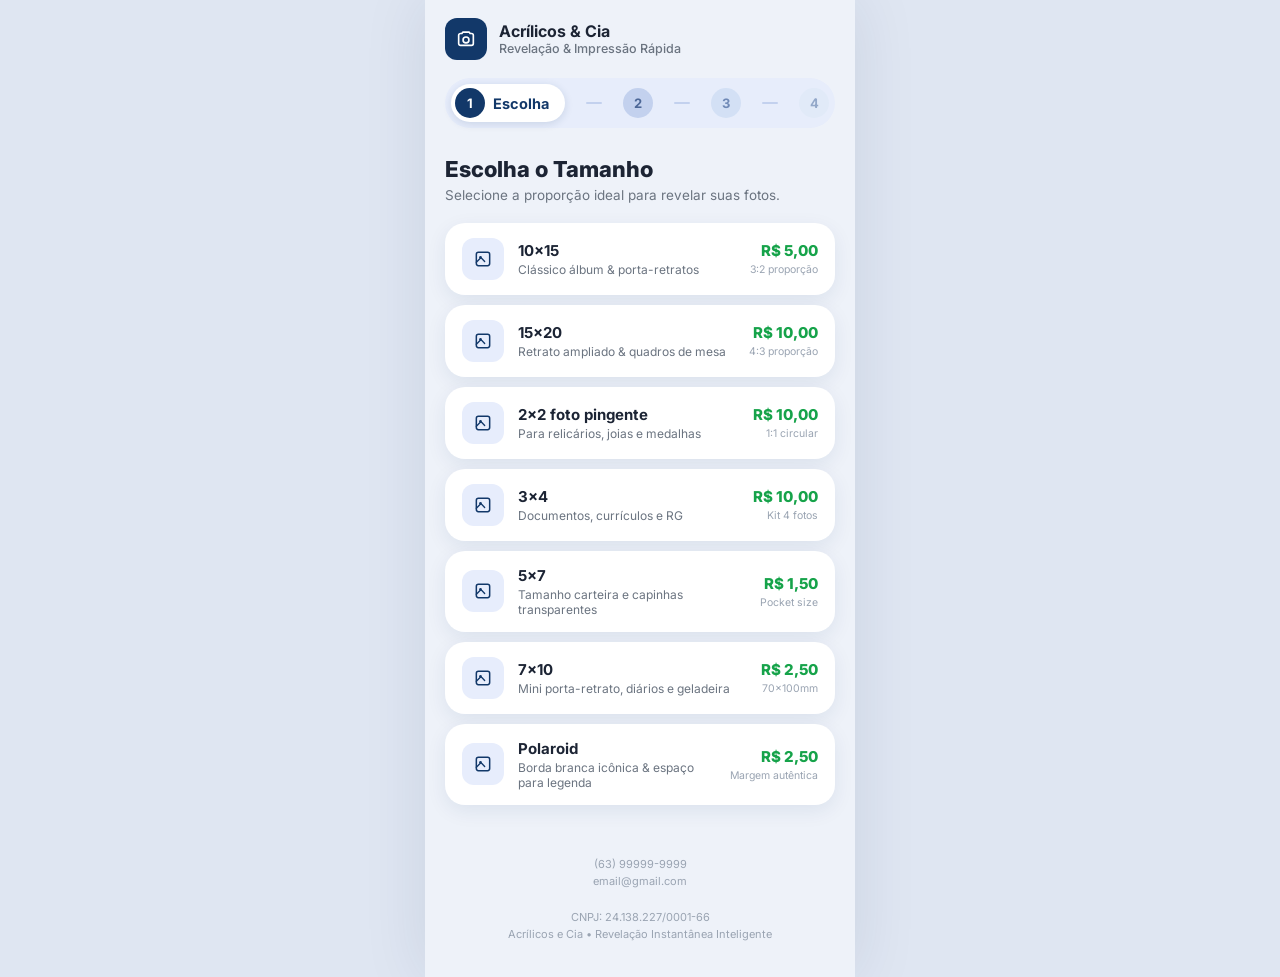
<file: index.html>
<!DOCTYPE html>
<html lang="pt-BR">
<head>
<meta charset="UTF-8">
<meta name="viewport" content="width=device-width, initial-scale=1.0">
<title>Escolha o Tamanho — Acrílicos & Cia</title>
<link rel="stylesheet" href="style.css">
<style>
  .size-list { display: flex; flex-direction: column; gap: 10px; }
  .size-row {
    display: flex; align-items: center; gap: 14px;
    background: var(--card); border-radius: var(--radius-lg);
    box-shadow: var(--shadow); padding: 14px 16px;
    cursor: pointer; border: 1px solid transparent;
    transition: border-color .15s ease, transform .12s ease;
  }
  .size-row:active { transform: scale(0.99); }
  .size-row:hover { border-color: #d7e2f7; }
  .size-row__icon {
    width: 42px; height: 42px; border-radius: 12px; background: var(--blue-soft);
    display: flex; align-items: center; justify-content: center; flex-shrink: 0;
  }
  .size-row__icon svg { width: 20px; height: 20px; color: var(--navy); }
  .size-row__body { flex: 1; min-width: 0; }
  .size-row__name { font-size: 15px; font-weight: 700; }
  .size-row__desc { font-size: 12px; color: var(--muted); margin-top: 2px; }
  .size-row__meta { text-align: right; flex-shrink: 0; }
  .size-row__price { color: var(--green); font-weight: 800; font-size: 15px; }
  .size-row__tag { font-size: 10.5px; color: #9aa4b2; margin-top: 3px; }
  .title-row { display: flex; align-items: flex-start; justify-content: space-between; gap: 10px; }
</style>
</head>
<body>
<div class="screen">
  <header class="topbar">
    <div class="topbar__icon">
      <svg viewBox="0 0 24 24" fill="none"><path d="M4 8a2 2 0 012-2h1.5l1-1.5h7l1 1.5H18a2 2 0 012 2v9a2 2 0 01-2 2H6a2 2 0 01-2-2V8z" stroke="#fff" stroke-width="1.8" stroke-linejoin="round"/><circle cx="12" cy="13" r="3.2" stroke="#fff" stroke-width="1.8"/></svg>
    </div>
    <div>
      <div class="topbar__title">Acrílicos &amp; Cia</div>
      <div class="topbar__subtitle">Revelação &amp; Impressão Rápida</div>
    </div>
  </header>

  <nav class="stepper" aria-label="Progresso do pedido">
    <div class="step-pill"><span class="step-dot">1</span>Escolha</div>
    <div class="step-dash"></div>
    <div class="step-dot">2</div>
    <div class="step-dash"></div>
    <div class="step-dot far">3</div>
    <div class="step-dash"></div>
    <div class="step-dot farther">4</div>
  </nav>

  <main class="content">
    <div class="title-row">
      <div>
        <h1 class="section-title">Escolha o Tamanho</h1>
        <p class="section-sub">Selecione a proporção ideal para revelar suas fotos.</p>
      </div>
    </div>

    <div class="size-list" id="sizeList"></div>
  </main>

  <p class="footer-store">
    (63) 99999-9999<br>
    email@gmail.com<br><br>
    CNPJ: 24.138.227/0001-66<br>
    Acrílicos e Cia • Revelação Instantânea Inteligente
  </p>
</div>

<script src="app.js"></script>
<script>
  const list = document.getElementById('sizeList');
  list.innerHTML = SIZES.map(s => `
    <div class="size-row" data-id="${s.id}">
      <div class="size-row__icon">
        <svg viewBox="0 0 24 24" fill="none"><rect x="4" y="4" width="16" height="16" rx="2.5" stroke="currentColor" stroke-width="1.8"/><circle cx="9" cy="10" r="1.6" fill="currentColor"/><path d="M4 16l4.5-4.5a1.5 1.5 0 012.1 0L14 15" stroke="currentColor" stroke-width="1.6" stroke-linecap="round"/></svg>
      </div>
      <div class="size-row__body">
        <div class="size-row__name">${s.name}</div>
        <div class="size-row__desc">${s.desc}</div>
      </div>
      <div class="size-row__meta">
        <div class="size-row__price">${AC.fmt(s.price)}</div>
        <div class="size-row__tag">${s.tag}</div>
      </div>
    </div>
  `).join('');

  list.addEventListener('click', (e) => {
    const row = e.target.closest('.size-row');
    if (!row) return;
    const size = SIZES.find(s => s.id === row.dataset.id);
    AC.setSize(size);
    // Trocar de formato não deve perder fotos já editadas do mesmo formato
    AC.goto('2-upload.html');
  });
</script>
</body>
</html>
</file>
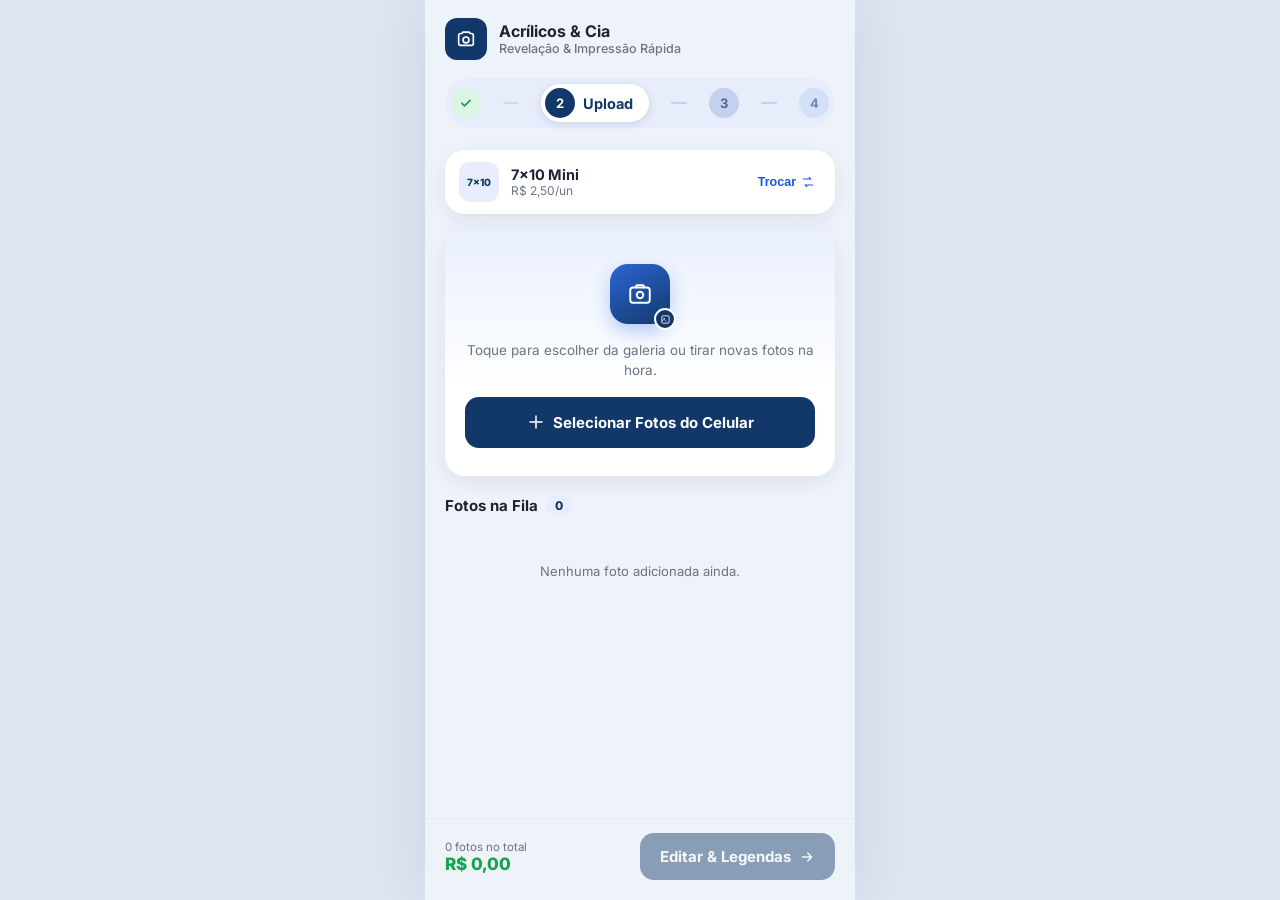
<file: 2-upload.html>
<!DOCTYPE html>
<html lang="pt-BR">
<head>
<meta charset="UTF-8">
<meta name="viewport" content="width=device-width, initial-scale=1.0">
<title>Upload de Fotos — Acrílicos & Cia</title>
<link rel="stylesheet" href="style.css">
<style>
  .size-chip {
    display: flex; align-items: center; gap: 12px;
    background: var(--card); border-radius: var(--radius-lg);
    box-shadow: var(--shadow); padding: 12px 14px; margin-bottom: 16px;
  }
  .size-chip__icon {
    width: 40px; height: 40px; border-radius: 11px; background: var(--blue-soft);
    display: flex; align-items: center; justify-content: center; font-size: 10px;
    font-weight: 800; color: var(--navy); flex-shrink: 0;
  }
  .size-chip__body { flex: 1; }
  .size-chip__name { font-weight: 700; font-size: 14.5px; }
  .size-chip__price { font-size: 12px; color: var(--muted); }
  .size-chip__swap { font-size: 12.5px; color: var(--blue); font-weight: 600; display: flex; align-items: center; gap: 5px; background: none; border: none; cursor: pointer; }

  .dropzone {
    background: var(--card); border-radius: var(--radius-lg); box-shadow: var(--shadow);
    padding: 34px 20px 28px; text-align: center; margin-bottom: 20px;
    background: linear-gradient(180deg, #e9f0fd 0%, #ffffff 65%);
  }
  .dropzone__icon {
    width: 60px; height: 60px; border-radius: 18px;
    background: linear-gradient(150deg, #2c66d6 0%, var(--navy) 100%);
    box-shadow: 0 8px 18px rgba(26, 86, 219, 0.28);
    display: flex; align-items: center; justify-content: center; margin: 0 auto 16px;
    position: relative;
  }
  .dropzone__icon svg { width: 26px; height: 26px; color: #fff; }
  .dropzone__badge {
    position: absolute; bottom: -6px; right: -6px; width: 22px; height: 22px;
    border-radius: 50%; background: var(--navy); display: flex; align-items: center; justify-content: center;
    border: 2px solid var(--card);
  }
  .dropzone__badge svg { width: 11px; height: 11px; color: #fff; }
  .dropzone p { font-size: 13.5px; color: var(--muted); margin: 0 0 16px; line-height: 1.5; }

  .queue-head { display: flex; align-items: center; justify-content: space-between; margin-bottom: 12px; }
  .queue-head h2 { font-size: 15px; font-weight: 700; margin: 0; display: flex; align-items: center; gap: 8px; }
  .queue-count {
    background: var(--blue-soft); color: var(--navy); font-size: 12px; font-weight: 800;
    border-radius: 999px; padding: 2px 9px;
  }
  .queue-grid { display: grid; grid-template-columns: 1fr 1fr; gap: 12px; margin-bottom: 18px; }
  .photo-card {
    background: var(--card); border-radius: var(--radius-md); overflow: hidden; box-shadow: var(--shadow);
  }
  .photo-card__img-wrap { position: relative; aspect-ratio: 1/1; background: #eef2f9; }
  .photo-card__img-wrap img { width: 100%; height: 100%; object-fit: cover; display: block; }
  .photo-card__remove {
    position: absolute; top: 7px; right: 7px; width: 24px; height: 24px; border-radius: 50%;
    background: rgba(20,26,38,0.55); border: none; color: #fff; display: flex; align-items: center;
    justify-content: center; cursor: pointer;
  }
  .photo-card__remove svg { width: 12px; height: 12px; }
  .photo-card__rotate {
    position: absolute; bottom: 7px; right: 7px; width: 26px; height: 26px; border-radius: 50%;
    background: #fff; border: none; color: var(--navy); display: flex; align-items: center;
    justify-content: center; cursor: pointer; box-shadow: 0 2px 6px rgba(0,0,0,0.2);
  }
  .photo-card__rotate svg { width: 13px; height: 13px; }
  .photo-card__qty { display: flex; align-items: center; justify-content: space-between; padding: 8px 10px; }
  .qty-btn {
    width: 26px; height: 26px; border-radius: 50%; border: 1px solid var(--border); background: #fff;
    color: var(--navy); font-size: 16px; font-weight: 700; cursor: pointer; display: flex;
    align-items: center; justify-content: center; line-height: 1;
  }
  .qty-val { font-weight: 700; font-size: 13.5px; }

  .empty-hint { text-align: center; color: var(--muted); font-size: 13px; padding: 18px 0; }

  .bottom-bar__row { display: flex; align-items: center; justify-content: space-between; gap: 14px; }
  .bottom-bar__total { }
  .bottom-bar__total-label { font-size: 11.5px; color: var(--muted); }
  .bottom-bar__total-value { font-size: 17px; font-weight: 800; color: var(--green); }
  .bottom-bar .btn-primary { width: auto; padding: 14px 20px; flex-shrink: 0; }
</style>
</head>
<body>
<div class="screen">
  <header class="topbar">
    <div class="topbar__icon">
      <svg viewBox="0 0 24 24" fill="none"><path d="M4 8a2 2 0 012-2h1.5l1-1.5h7l1 1.5H18a2 2 0 012 2v9a2 2 0 01-2 2H6a2 2 0 01-2-2V8z" stroke="#fff" stroke-width="1.8" stroke-linejoin="round"/><circle cx="12" cy="13" r="3.2" stroke="#fff" stroke-width="1.8"/></svg>
    </div>
    <div>
      <div class="topbar__title">Acrílicos &amp; Cia</div>
      <div class="topbar__subtitle">Revelação &amp; Impressão Rápida</div>
    </div>
  </header>

  <nav class="stepper" aria-label="Progresso do pedido">
    <div class="step-dot done"><svg viewBox="0 0 24 24" fill="none"><path d="M5 12.5L9.5 17L19 7.5" stroke="currentColor" stroke-width="3" stroke-linecap="round" stroke-linejoin="round"/></svg></div>
    <div class="step-dash done"></div>
    <div class="step-pill"><span class="step-dot">2</span>Upload</div>
    <div class="step-dash"></div>
    <div class="step-dot">3</div>
    <div class="step-dash"></div>
    <div class="step-dot far">4</div>
  </nav>

  <main class="content">
    <div class="size-chip" id="sizeChip"></div>

    <div class="dropzone">
      <div class="dropzone__icon">
        <svg viewBox="0 0 24 24" fill="none"><rect x="3" y="6" width="18" height="14" rx="2.5" stroke="currentColor" stroke-width="1.8"/><circle cx="12" cy="13" r="3" stroke="currentColor" stroke-width="1.8"/><path d="M8 6l1-2h6l1 2" stroke="currentColor" stroke-width="1.8" stroke-linecap="round"/></svg>
        <span class="dropzone__badge">
          <svg viewBox="0 0 24 24" fill="none"><rect x="4" y="4" width="16" height="16" rx="2.5" stroke="currentColor" stroke-width="1.8"/><circle cx="9" cy="10" r="1.4" fill="currentColor"/><path d="M4 16l4-4a1.4 1.4 0 012 0L14 16" stroke="currentColor" stroke-width="1.6"/></svg>
        </span>
      </div>
      <p>Toque para escolher da galeria ou tirar novas fotos na hora.</p>
      <button class="btn btn-primary" id="pickBtn" type="button">
        <svg viewBox="0 0 24 24" fill="none" width="18" height="18"><path d="M12 4v16M4 12h16" stroke="#fff" stroke-width="2" stroke-linecap="round"/></svg>
        Selecionar Fotos do Celular
      </button>
      <input type="file" id="fileInput" accept="image/*" multiple capture="environment" hidden>
    </div>

    <div class="queue-head">
      <h2>Fotos na Fila <span class="queue-count" id="queueCount">0</span></h2>
    </div>

    <div class="queue-grid" id="queueGrid"></div>
    <p class="empty-hint" id="emptyHint">Nenhuma foto adicionada ainda.</p>
  </main>

  <div class="bottom-bar">
    <div class="bottom-bar__row">
      <div class="bottom-bar__total">
        <div class="bottom-bar__total-label" id="totalLabel">0 fotos no total</div>
        <div class="bottom-bar__total-value" id="totalValue">R$ 0,00</div>
      </div>
      <button class="btn btn-primary" id="nextBtn" type="button" disabled>
        Editar &amp; Legendas
        <svg viewBox="0 0 24 24" fill="none" width="16" height="16"><path d="M5 12h14M13 6l6 6-6 6" stroke="#fff" stroke-width="2" stroke-linecap="round" stroke-linejoin="round"/></svg>
      </button>
    </div>
  </div>
</div>

<script src="app.js"></script>
<script>
  let size = AC.getSize();
  if (!size) { size = SIZES.find(s => s.id === '7x10'); AC.setSize(size); }

  document.getElementById('sizeChip').innerHTML = `
    <div class="size-chip__icon">${size.name.length > 6 ? size.name.slice(0,5) : size.name}</div>
    <div class="size-chip__body">
      <div class="size-chip__name">${size.name} ${size.desc.split(' ').slice(0,1).join('')}</div>
      <div class="size-chip__price">${AC.fmt(size.price)}/un</div>
    </div>
    <button class="size-chip__swap" id="swapBtn" type="button">
      Trocar
      <svg viewBox="0 0 24 24" fill="none" width="14" height="14"><path d="M4 7h13M17 7l-3-3M20 17H7M7 17l3 3" stroke="currentColor" stroke-width="1.8" stroke-linecap="round" stroke-linejoin="round"/></svg>
    </button>
  `;
  document.getElementById('swapBtn').addEventListener('click', () => AC.goto('1-tamanho.html'));

  let queue = AC.getQueue();

  function render() {
    const grid = document.getElementById('queueGrid');
    const empty = document.getElementById('emptyHint');
    const count = queue.length;
    document.getElementById('queueCount').textContent = count;

    if (count === 0) {
      grid.innerHTML = '';
      empty.style.display = 'block';
    } else {
      empty.style.display = 'none';
      grid.innerHTML = queue.map((p, i) => `
        <div class="photo-card" data-i="${i}">
          <div class="photo-card__img-wrap">
            <img src="${p.dataURL}" style="transform: rotate(${p.rotation||0}deg)" alt="Foto ${i+1}">
            <button class="photo-card__remove" data-action="remove"><svg viewBox="0 0 24 24" fill="none"><path d="M6 6l12 12M18 6L6 18" stroke="#fff" stroke-width="2.4" stroke-linecap="round"/></svg></button>
            <button class="photo-card__rotate" data-action="rotate"><svg viewBox="0 0 24 24" fill="none"><path d="M4 4v5h5M20 20v-5h-5" stroke="currentColor" stroke-width="2" stroke-linecap="round" stroke-linejoin="round"/><path d="M5.5 15A8 8 0 1019 9" stroke="currentColor" stroke-width="2" stroke-linecap="round"/></svg></button>
          </div>
          <div class="photo-card__qty">
            <button class="qty-btn" data-action="dec">−</button>
            <span class="qty-val">${p.qty} un</span>
            <button class="qty-btn" data-action="inc">+</button>
          </div>
        </div>
      `).join('');
    }

    const totalPhotos = queue.reduce((s, p) => s + p.qty, 0);
    const totalPrice = totalPhotos * size.price;
    document.getElementById('totalLabel').textContent = `${totalPhotos} foto${totalPhotos===1?'':'s'} no total`;
    document.getElementById('totalValue').textContent = AC.fmt(totalPrice);
    document.getElementById('nextBtn').disabled = count === 0;

    if (!AC.setQueue(queue)) {
      alert('O armazenamento do navegador está cheio. Remova alguma foto ou libere espaço para continuar.');
    }
  }

  document.getElementById('pickBtn').addEventListener('click', () => document.getElementById('fileInput').click());

  document.getElementById('fileInput').addEventListener('change', (e) => {
    const files = Array.from(e.target.files || []);
    let pending = files.length;
    if (!pending) return;
    files.forEach(file => {
      AC.resizeImage(file)
        .then((dataURL) => {
          queue.push({ id: AC.uid(), dataURL, qty: 1, rotation: 0, caption: '', font: 'Cursiva', color: '#14315c', filter: 'Normal' });
        })
        .catch((err) => {
          console.error('Erro ao processar foto:', err);
          alert('Não foi possível processar uma das fotos. Tente novamente.');
        })
        .finally(() => {
          pending--;
          if (pending === 0) render();
        });
    });
    e.target.value = '';
  });

  document.getElementById('queueGrid').addEventListener('click', (e) => {
    const card = e.target.closest('.photo-card');
    const btn = e.target.closest('[data-action]');
    if (!card || !btn) return;
    const i = Number(card.dataset.i);
    const action = btn.dataset.action;
    if (action === 'remove') queue.splice(i, 1);
    if (action === 'inc') queue[i].qty++;
    if (action === 'dec') queue[i].qty = Math.max(1, queue[i].qty - 1);
    if (action === 'rotate') queue[i].rotation = ((queue[i].rotation || 0) + 90) % 360;
    render();
  });

  document.getElementById('nextBtn').addEventListener('click', () => {
    if (queue.length === 0) return;
    AC.setQueue(queue);
    AC.goto('3-editar.html');
  });

  render();
</script>
</body>
</html>
</file>
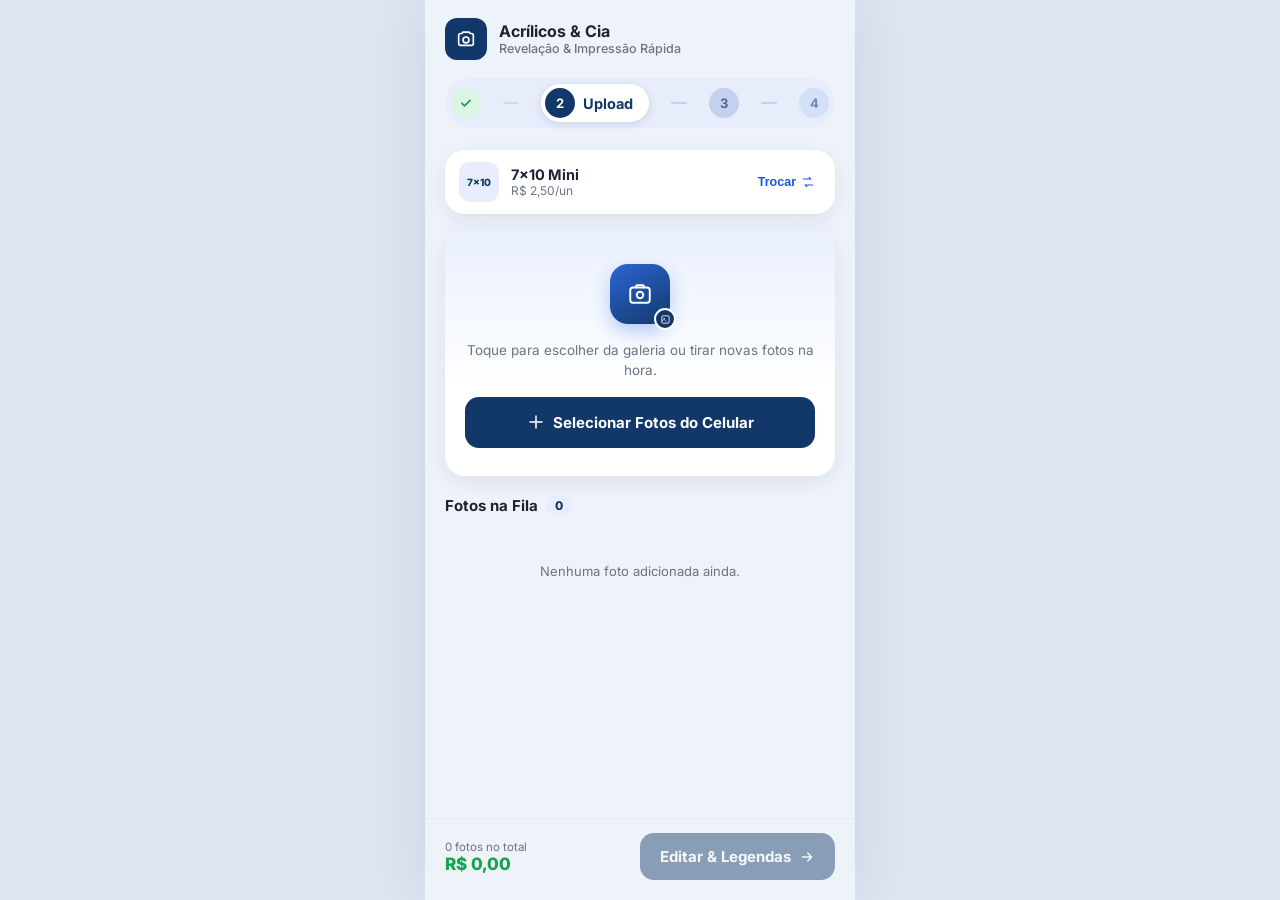
<file: 3-editar.html>
<!DOCTYPE html>
<html lang="pt-BR">
<head>
<meta charset="UTF-8">
<meta name="viewport" content="width=device-width, initial-scale=1.0">
<title>Editar & Legendas — Acrílicos & Cia</title>
<link rel="stylesheet" href="style.css">
<style>
  .preview-card {
    background: var(--card); border-radius: var(--radius-lg); box-shadow: var(--shadow);
    padding: 14px; margin-bottom: 16px;
  }
  .preview-nav { display: flex; align-items: center; justify-content: space-between; margin-bottom: 10px; }
  .preview-nav__label { font-size: 12px; color: var(--muted); font-weight: 600; }
  .preview-nav__arrows { display: flex; gap: 6px; }
  .preview-photo-wrap {
    position: relative; border-radius: var(--radius-md); overflow: hidden; aspect-ratio: 4/3.1; background: #111;
  }
  .preview-photo-wrap img { width: 100%; height: 100%; object-fit: cover; display: block; }
  .preview-photo-wrap img.f-pb { filter: grayscale(1) contrast(1.05); }
  .preview-photo-wrap img.f-vintage { filter: sepia(0.45) saturate(1.3) contrast(0.95) brightness(1.02); }
  .caption-overlay {
    position: absolute; left: 0; right: 0; bottom: 0; padding: 16px 14px 14px;
    background: linear-gradient(to top, rgba(0,0,0,0.55), rgba(0,0,0,0));
    text-align: center; color: #fff;
  }
  .caption-overlay__main { font-size: 17px; margin: 0; font-family: 'Segoe Script', 'Brush Script MT', cursive; }
  .caption-overlay__main.font-moderna { font-family: 'Inter', sans-serif; font-weight: 700; letter-spacing: 0.3px; }
  .caption-overlay__main.font-vintage { font-family: Georgia, serif; font-style: italic; }
  .caption-overlay__sub { font-size: 9.5px; letter-spacing: 1.5px; opacity: 0.85; margin-top: 4px; }
  .caption-hint { text-align: center; font-size: 12px; color: var(--blue); margin: 10px 0 0; display: flex; align-items: center; justify-content: center; gap: 6px; }

  .field-card { background: var(--card); border-radius: var(--radius-lg); box-shadow: var(--shadow); padding: 16px; }
  .field-head { display: flex; align-items: center; justify-content: space-between; margin-bottom: 10px; }
  .field-head h2 { font-size: 15px; font-weight: 700; margin: 0; display: flex; align-items: center; gap: 8px; }
  .char-count { font-size: 11.5px; color: var(--muted); }
  .caption-input-wrap { position: relative; margin-bottom: 18px; }
  .caption-input {
    width: 100%; border: 1px solid var(--border); background: #f7f9fc; border-radius: var(--radius-sm);
    padding: 12px 36px 12px 12px; font-size: 14px; font-family: inherit; color: var(--text);
  }
  .caption-clear {
    position: absolute; right: 8px; top: 50%; transform: translateY(-50%); border: none; background: none;
    color: #c3cad6; cursor: pointer; width: 22px; height: 22px;
  }

  .field-label { font-size: 11px; font-weight: 700; letter-spacing: 0.4px; color: var(--muted); text-transform: uppercase; margin: 0 0 10px; }
  .option-row { display: flex; gap: 8px; margin-bottom: 20px; }
  .font-opt {
    flex: 1; padding: 10px 8px; border-radius: var(--radius-sm); border: 1.5px solid var(--border);
    background: #fff; font-size: 13.5px; font-weight: 600; text-align: center; cursor: pointer; color: var(--text);
  }
  .font-opt[data-font="Cursiva"] { font-family: 'Segoe Script', 'Brush Script MT', cursive; }
  .font-opt[data-font="Vintage"] { font-family: Georgia, serif; font-style: italic; }
  .font-opt.active { border-color: var(--green); background: var(--green-soft); color: #0f5132; }

  .swatch-row { display: flex; gap: 12px; margin-bottom: 20px; }
  .swatch {
    width: 30px; height: 30px; border-radius: 50%; border: none; cursor: pointer;
    display: flex; align-items: center; justify-content: center; position: relative;
  }
  .swatch svg { width: 13px; height: 13px; color: #fff; opacity: 0; }
  .swatch.active svg { opacity: 1; }

  .filter-row { display: flex; gap: 8px; }
  .filter-opt {
    flex: 1; padding: 9px 6px; border-radius: 999px; border: 1.5px solid var(--border); background: #fff;
    font-size: 12px; font-weight: 600; text-align: center; cursor: pointer; color: var(--text);
    display: flex; align-items: center; justify-content: center; gap: 5px; white-space: nowrap;
  }
  .filter-opt svg { width: 13px; height: 13px; }
  .filter-opt.active { border-color: var(--blue); background: var(--blue); color: #fff; }

  .bottom-bar .btn-link { margin-top: 4px; }
</style>
</head>
<body>
<div class="screen">
  <header class="topbar">
    <div class="topbar__icon">
      <svg viewBox="0 0 24 24" fill="none"><path d="M4 8a2 2 0 012-2h1.5l1-1.5h7l1 1.5H18a2 2 0 012 2v9a2 2 0 01-2 2H6a2 2 0 01-2-2V8z" stroke="#fff" stroke-width="1.8" stroke-linejoin="round"/><circle cx="12" cy="13" r="3.2" stroke="#fff" stroke-width="1.8"/></svg>
    </div>
    <div>
      <div class="topbar__title">Acrílicos &amp; Cia</div>
      <div class="topbar__subtitle">Revelação &amp; Impressão Rápida</div>
    </div>
  </header>

  <nav class="stepper" aria-label="Progresso do pedido">
    <div class="step-dot done"><svg viewBox="0 0 24 24" fill="none"><path d="M5 12.5L9.5 17L19 7.5" stroke="currentColor" stroke-width="3" stroke-linecap="round" stroke-linejoin="round"/></svg></div>
    <div class="step-dash done"></div>
    <div class="step-dot done"><svg viewBox="0 0 24 24" fill="none"><path d="M5 12.5L9.5 17L19 7.5" stroke="currentColor" stroke-width="3" stroke-linecap="round" stroke-linejoin="round"/></svg></div>
    <div class="step-dash done"></div>
    <div class="step-pill"><span class="step-dot">3</span>Editar</div>
    <div class="step-dash"></div>
    <div class="step-dot">4</div>
  </nav>

  <main class="content">
    <div class="preview-card">
      <div class="preview-nav">
        <span class="preview-nav__label" id="photoLabel">Foto 1 de 1</span>
        <div class="preview-nav__arrows">
          <button class="icon-btn" id="prevBtn" type="button"><svg viewBox="0 0 24 24" fill="none"><path d="M15 6l-6 6 6 6" stroke="currentColor" stroke-width="2" stroke-linecap="round" stroke-linejoin="round"/></svg></button>
          <button class="icon-btn" id="nextPhotoBtn" type="button"><svg viewBox="0 0 24 24" fill="none"><path d="M9 6l6 6-6 6" stroke="currentColor" stroke-width="2" stroke-linecap="round" stroke-linejoin="round"/></svg></button>
        </div>
      </div>
      <div class="preview-photo-wrap">
        <img id="previewImg" alt="Prévia da foto">
        <div class="caption-overlay">
          <p class="caption-overlay__main" id="captionMain">Sua legenda aqui</p>
          <div class="caption-overlay__sub">QR FOTO STUDIO ATELIER</div>
        </div>
      </div>
      <p class="caption-hint">
        <svg viewBox="0 0 24 24" fill="none" width="13" height="13"><path d="M7 20h10M12 4l7 7-9 9H6v-4l9-9z" stroke="currentColor" stroke-width="1.8" stroke-linecap="round" stroke-linejoin="round"/></svg>
        Toque no texto abaixo para customizar a legenda
      </p>
    </div>

    <div class="field-card">
      <div class="field-head">
        <h2>
          <svg viewBox="0 0 24 24" fill="none" width="17" height="17" style="color:var(--navy)"><path d="M4 6h16M4 12h10M4 18h7" stroke="currentColor" stroke-width="1.8" stroke-linecap="round"/></svg>
          Legenda Personalizada
        </h2>
        <span class="char-count" id="charCount">0/45</span>
      </div>

      <div class="caption-input-wrap">
        <input class="caption-input" id="captionInput" maxlength="45" placeholder="Escreva uma legenda para esta foto">
        <button class="caption-clear" id="clearCaption" type="button">
          <svg viewBox="0 0 24 24" fill="none"><circle cx="12" cy="12" r="9" stroke="currentColor" stroke-width="1.6"/><path d="M9.5 9.5l5 5m0-5l-5 5" stroke="currentColor" stroke-width="1.6" stroke-linecap="round"/></svg>
        </button>
      </div>

      <p class="field-label">Estilo da Fonte</p>
      <div class="option-row" id="fontRow">
        <div class="font-opt" data-font="Cursiva">Cursiva</div>
        <div class="font-opt" data-font="Moderna">Moderna</div>
        <div class="font-opt" data-font="Vintage">Vintage</div>
      </div>

      <p class="field-label">Cor do Texto</p>
      <div class="swatch-row" id="swatchRow">
        <button class="swatch" data-color="#14315c" style="background:#14315c"><svg viewBox="0 0 24 24" fill="none"></svg></button>
        <button class="swatch" data-color="#8a94a3" style="background:#8a94a3"><svg viewBox="0 0 24 24" fill="none"></svg></button>
        <button class="swatch" data-color="#c8722e" style="background:#c8722e"><svg viewBox="0 0 24 24" fill="none"></svg></button>
      </div>

      <p class="field-label">Filtro Rápido</p>
      <div class="filter-row" id="filterRow">
        <div class="filter-opt" data-filter="Normal">
          <svg viewBox="0 0 24 24" fill="none"><path d="M12 3v2M12 19v2M3 12h2M19 12h2" stroke="currentColor" stroke-width="1.8" stroke-linecap="round"/><circle cx="12" cy="12" r="4.5" stroke="currentColor" stroke-width="1.8"/></svg>
          Normal
        </div>
        <div class="filter-opt" data-filter="P&B Clássico">
          <svg viewBox="0 0 24 24" fill="none"><rect x="4" y="4" width="16" height="16" rx="3" stroke="currentColor" stroke-width="1.8"/></svg>
          P&amp;B Clássico
        </div>
        <div class="filter-opt" data-filter="Vintage Cálido">
          <svg viewBox="0 0 24 24" fill="none"><circle cx="12" cy="12" r="8" stroke="currentColor" stroke-width="1.8"/><path d="M12 8v4l3 2" stroke="currentColor" stroke-width="1.8" stroke-linecap="round"/></svg>
          Vintage Cálido
        </div>
      </div>
    </div>
  </main>

  <div class="bottom-bar">
    <button class="btn btn-primary" id="advanceBtn" type="button">
      <svg viewBox="0 0 24 24" fill="none" width="18" height="18"><path d="M6 2l1 3M15 2l-1 3M4 8h16l-1.4 10.5A2 2 0 0116.6 20H7.4a2 2 0 01-2-1.5L4 8z" stroke="#fff" stroke-width="1.8" stroke-linejoin="round"/></svg>
      Avançar para o Carrinho
    </button>
    <button class="btn btn-link" id="saveMoreBtn" type="button">
      <svg viewBox="0 0 24 24" fill="none" width="14" height="14"><path d="M12 4v16M4 12h16" stroke="currentColor" stroke-width="2" stroke-linecap="round"/></svg>
      Salvar e Adicionar Mais Fotos
    </button>
  </div>
</div>

<script src="app.js"></script>
<script>
  const checkSvg = '<path d="M5 12.5L9.5 17L19 7.5" stroke="currentColor" stroke-width="3" stroke-linecap="round" stroke-linejoin="round"/>';
  document.querySelectorAll('.swatch svg').forEach(s => s.innerHTML = checkSvg);

  let size = AC.getSize() || SIZES.find(s => s.id === '7x10');
  let queue = AC.getQueue();
  if (queue.length === 0) AC.goto('2-upload.html');

  let idx = 0;

  function currentPhoto() { return queue[idx]; }

  function render() {
    const p = currentPhoto();
    if (!p) return;
    document.getElementById('photoLabel').textContent = `Foto ${idx + 1} de ${queue.length}`;
    document.getElementById('prevBtn').disabled = idx === 0;
    document.getElementById('nextPhotoBtn').disabled = idx === queue.length - 1;

    const img = document.getElementById('previewImg');
    img.src = p.dataURL;
    img.style.transform = `rotate(${p.rotation || 0}deg)`;
    img.className = p.filter === 'P&B Clássico' ? 'f-pb' : (p.filter === 'Vintage Cálido' ? 'f-vintage' : '');

    const cap = document.getElementById('captionInput');
    cap.value = p.caption || '';
    document.getElementById('charCount').textContent = `${cap.value.length}/45`;

    const captionMain = document.getElementById('captionMain');
    captionMain.textContent = p.caption || 'Sua legenda aqui';
    captionMain.style.color = p.color || '#ffffff';
    captionMain.className = 'caption-overlay__main ' + (p.font === 'Moderna' ? 'font-moderna' : p.font === 'Vintage' ? 'font-vintage' : '');

    document.querySelectorAll('.font-opt').forEach(el => el.classList.toggle('active', el.dataset.font === (p.font || 'Cursiva')));
    document.querySelectorAll('.swatch').forEach(el => el.classList.toggle('active', el.dataset.color === (p.color || '#14315c')));
    document.querySelectorAll('.filter-opt').forEach(el => el.classList.toggle('active', el.dataset.filter === (p.filter || 'Normal')));
  }

  document.getElementById('prevBtn').addEventListener('click', () => { if (idx > 0) { idx--; render(); } });
  document.getElementById('nextPhotoBtn').addEventListener('click', () => { if (idx < queue.length - 1) { idx++; render(); } });

  document.getElementById('captionInput').addEventListener('input', (e) => {
    currentPhoto().caption = e.target.value;
    document.getElementById('charCount').textContent = `${e.target.value.length}/45`;
    document.getElementById('captionMain').textContent = e.target.value || 'Sua legenda aqui';
    AC.setQueue(queue);
  });

  document.getElementById('clearCaption').addEventListener('click', () => {
    currentPhoto().caption = '';
    render();
    AC.setQueue(queue);
  });

  document.getElementById('fontRow').addEventListener('click', (e) => {
    const opt = e.target.closest('.font-opt');
    if (!opt) return;
    currentPhoto().font = opt.dataset.font;
    render();
    AC.setQueue(queue);
  });

  document.getElementById('swatchRow').addEventListener('click', (e) => {
    const opt = e.target.closest('.swatch');
    if (!opt) return;
    currentPhoto().color = opt.dataset.color;
    render();
    AC.setQueue(queue);
  });

  document.getElementById('filterRow').addEventListener('click', (e) => {
    const opt = e.target.closest('.filter-opt');
    if (!opt) return;
    currentPhoto().filter = opt.dataset.filter;
    render();
    AC.setQueue(queue);
  });

  document.getElementById('saveMoreBtn').addEventListener('click', () => {
    AC.setQueue(queue);
    AC.goto('2-upload.html');
  });

  document.getElementById('advanceBtn').addEventListener('click', () => {
    const cart = AC.getCart();
    queue.forEach(p => {
      cart.push({
        id: AC.uid(),
        sizeId: size.id,
        sizeName: size.name,
        sizeDesc: size.desc,
        unitPrice: size.price,
        qty: p.qty,
        dataURL: p.dataURL,
        rotation: p.rotation || 0,
        caption: p.caption || '',
        font: p.font || 'Cursiva',
        color: p.color || '#14315c',
        filter: p.filter || 'Normal',
      });
    });

    if (!AC.setCart(cart)) {
      alert('Não foi possível salvar seu carrinho: o armazenamento do navegador está cheio. Tente remover alguma foto e enviar novamente.');
      return;
    }
    AC.clearQueue();
    AC.goto('4-carrinho.html');
  });

  render();
</script>
</body>
</html>
</file>
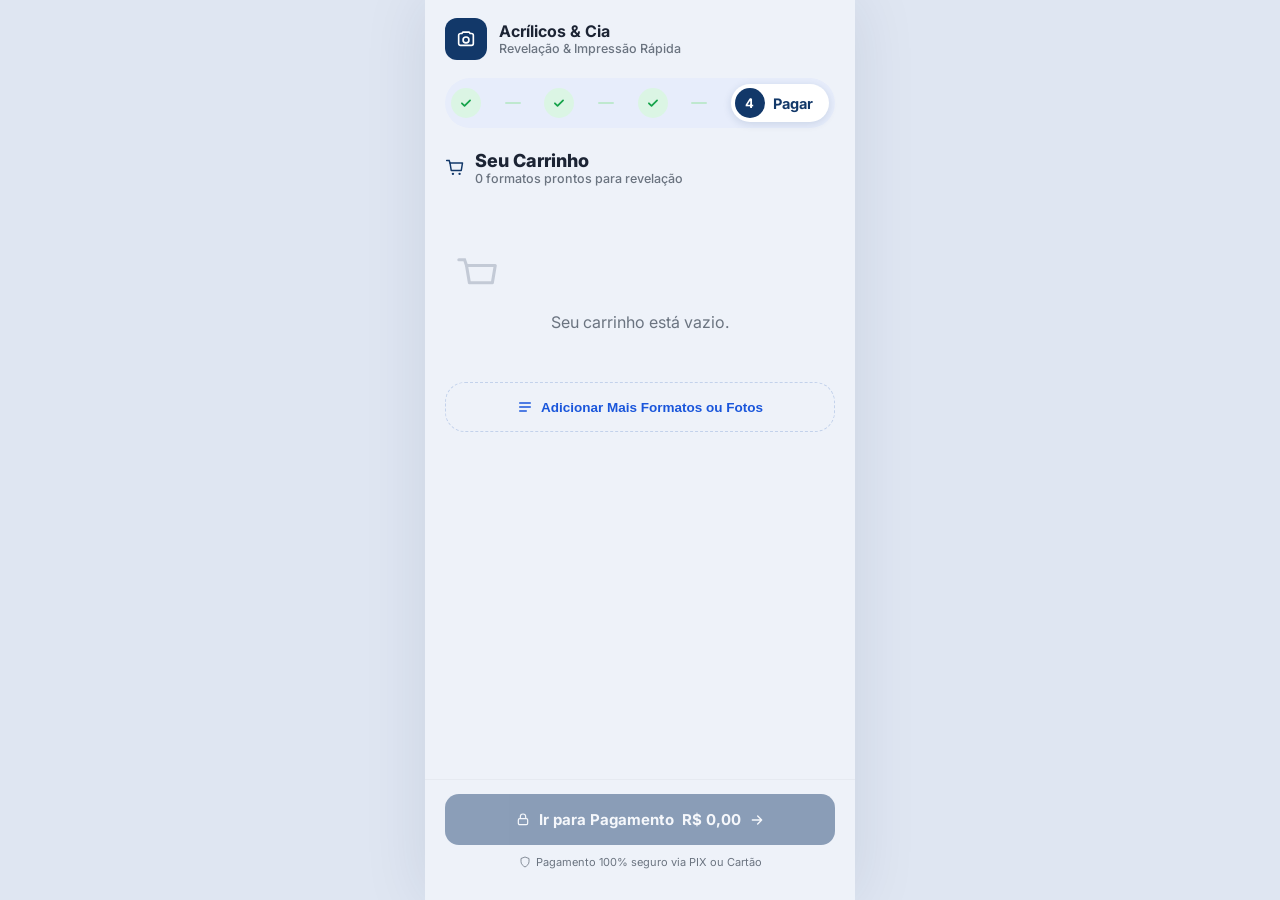
<file: 4-carrinho.html>
<!DOCTYPE html>
<html lang="pt-BR">
<head>
<meta charset="UTF-8">
<meta name="viewport" content="width=device-width, initial-scale=1.0">
<title>Seu Carrinho — Acrílicos & Cia</title>
<link rel="stylesheet" href="style.css">
<style>
  .cart-title-row { display: flex; align-items: center; gap: 10px; margin-bottom: 18px; }
  .cart-title-row svg { width: 20px; height: 20px; color: var(--navy); }
  .cart-title-row h1 { font-size: 18px; font-weight: 800; margin: 0; }
  .cart-title-row .sub { font-size: 12.5px; color: var(--muted); font-weight: 500; }

  .cart-item {
    background: var(--card); border-radius: var(--radius-lg); box-shadow: var(--shadow);
    padding: 14px; margin-bottom: 14px;
  }
  .cart-item__top { display: flex; gap: 12px; }
  .cart-item__thumb { position: relative; width: 62px; height: 62px; border-radius: 12px; overflow: hidden; flex-shrink: 0; background: #eef2f9; }
  .cart-item__thumb img { width: 100%; height: 100%; object-fit: cover; display: block; }
  .cart-item__badge {
    position: absolute; bottom: 3px; left: 3px; right: 3px; text-align: center; font-size: 8.5px;
    font-weight: 700; color: #fff; background: rgba(18,56,105,0.85); border-radius: 5px; padding: 1px 0;
  }
  .cart-item__body { flex: 1; min-width: 0; }
  .cart-item__name { font-size: 14.5px; font-weight: 700; }
  .cart-item__desc { font-size: 11.5px; color: var(--muted); margin-top: 2px; line-height: 1.35; }
  .cart-item__unit { font-size: 11.5px; color: var(--muted); margin-top: 6px; }
  .cart-item__remove {
    border: none; background: none; color: var(--danger); cursor: pointer; width: 26px; height: 26px;
    flex-shrink: 0; display: flex; align-items: center; justify-content: center;
  }
  .cart-item__remove svg { width: 16px; height: 16px; }

  .cart-item__bottom { display: flex; align-items: center; justify-content: space-between; margin-top: 12px; padding-top: 12px; border-top: 1px solid var(--border); }
  .cart-item__edit { font-size: 12.5px; color: var(--blue); font-weight: 600; border: none; background: none; cursor: pointer; display: flex; align-items: center; gap: 5px; }
  .cart-item__edit svg { width: 13px; height: 13px; }
  .cart-item__qty { display: flex; align-items: center; gap: 10px; }
  .qty-btn {
    width: 24px; height: 24px; border-radius: 50%; border: 1px solid var(--border); background: #fff;
    color: var(--navy); font-size: 14px; font-weight: 700; cursor: pointer; display: flex;
    align-items: center; justify-content: center; line-height: 1;
  }
  .qty-val { font-weight: 700; font-size: 13px; min-width: 14px; text-align: center; }
  .cart-item__subtotal { text-align: right; }
  .cart-item__subtotal-label { font-size: 10.5px; color: var(--muted); }
  .cart-item__subtotal-value { font-weight: 800; font-size: 14.5px; }

  .add-more {
    border: 1.5px dashed #c3d2eb; border-radius: var(--radius-lg); background: transparent;
    width: 100%; padding: 16px; display: flex; align-items: center; justify-content: center; gap: 8px;
    color: var(--blue); font-weight: 700; font-size: 13.5px; cursor: pointer; margin-bottom: 8px;
  }
  .add-more svg { width: 16px; height: 16px; }

  .empty-cart { text-align: center; padding: 50px 10px; color: var(--muted); }
  .empty-cart svg { width: 46px; height: 46px; color: #c3cad6; margin-bottom: 12px; }

  .bottom-bar__row { display: flex; align-items: center; gap: 12px; }
</style>
</head>
<body>
<div class="screen">
  <header class="topbar">
    <div class="topbar__icon">
      <svg viewBox="0 0 24 24" fill="none"><path d="M4 8a2 2 0 012-2h1.5l1-1.5h7l1 1.5H18a2 2 0 012 2v9a2 2 0 01-2 2H6a2 2 0 01-2-2V8z" stroke="#fff" stroke-width="1.8" stroke-linejoin="round"/><circle cx="12" cy="13" r="3.2" stroke="#fff" stroke-width="1.8"/></svg>
    </div>
    <div>
      <div class="topbar__title">Acrílicos &amp; Cia</div>
      <div class="topbar__subtitle">Revelação &amp; Impressão Rápida</div>
    </div>
  </header>

  <nav class="stepper" aria-label="Progresso do pedido">
    <div class="step-dot done"><svg viewBox="0 0 24 24" fill="none"><path d="M5 12.5L9.5 17L19 7.5" stroke="currentColor" stroke-width="3" stroke-linecap="round" stroke-linejoin="round"/></svg></div>
    <div class="step-dash done"></div>
    <div class="step-dot done"><svg viewBox="0 0 24 24" fill="none"><path d="M5 12.5L9.5 17L19 7.5" stroke="currentColor" stroke-width="3" stroke-linecap="round" stroke-linejoin="round"/></svg></div>
    <div class="step-dash done"></div>
    <div class="step-dot done"><svg viewBox="0 0 24 24" fill="none"><path d="M5 12.5L9.5 17L19 7.5" stroke="currentColor" stroke-width="3" stroke-linecap="round" stroke-linejoin="round"/></svg></div>
    <div class="step-dash done"></div>
    <div class="step-pill"><span class="step-dot">4</span>Pagar</div>
  </nav>

  <main class="content">
    <div class="cart-title-row">
      <svg viewBox="0 0 24 24" fill="none"><path d="M6 6h15l-1.5 9h-12z" stroke="currentColor" stroke-width="1.8" stroke-linejoin="round"/><path d="M6 6L5 3H2" stroke="currentColor" stroke-width="1.8" stroke-linecap="round"/><circle cx="9.5" cy="19" r="1.4" fill="currentColor"/><circle cx="17.5" cy="19" r="1.4" fill="currentColor"/></svg>
      <div>
        <h1>Seu Carrinho</h1>
        <div class="sub" id="cartSub">0 formatos prontos para revelação</div>
      </div>
    </div>

    <div id="cartList"></div>

    <button class="add-more" id="addMoreBtn" type="button">
      <svg viewBox="0 0 24 24" fill="none"><path d="M4 6h16M4 12h16M4 18h10" stroke="currentColor" stroke-width="2" stroke-linecap="round"/></svg>
      Adicionar Mais Formatos ou Fotos
    </button>
  </main>

  <div class="bottom-bar">
    <button class="btn btn-primary" id="payBtn" type="button">
      <span style="display:flex;align-items:center;gap:8px;">
        <svg viewBox="0 0 24 24" fill="none" width="16" height="16"><rect x="5" y="10" width="14" height="9" rx="2" stroke="#fff" stroke-width="1.8"/><path d="M8 10V7a4 4 0 018 0v3" stroke="#fff" stroke-width="1.8"/></svg>
        Ir para Pagamento
      </span>
      <span id="payTotal">R$ 0,00</span>
      <svg viewBox="0 0 24 24" fill="none" width="16" height="16"><path d="M5 12h14M13 6l6 6-6 6" stroke="#fff" stroke-width="2" stroke-linecap="round" stroke-linejoin="round"/></svg>
    </button>
    <p class="footer-note">
      <svg viewBox="0 0 24 24" fill="none" width="12" height="12"><path d="M12 2l8 3v6c0 5-3.5 8.5-8 11-4.5-2.5-8-6-8-11V5l8-3z" stroke="currentColor" stroke-width="1.6" stroke-linejoin="round"/></svg>
      Pagamento 100% seguro via PIX ou Cartão
    </p>
  </div>
</div>

<script src="app.js"></script>
<script>
  let cart = AC.getCart();

  function render() {
    const list = document.getElementById('cartList');
    document.getElementById('cartSub').textContent = `${cart.length} formato${cart.length===1?'':'s'} pronto${cart.length===1?'':'s'} para revelação`;

    if (cart.length === 0) {
      list.innerHTML = `
        <div class="empty-cart">
          <svg viewBox="0 0 24 24" fill="none"><path d="M6 6h15l-1.5 9h-12z" stroke="currentColor" stroke-width="1.6" stroke-linejoin="round"/><path d="M6 6L5 3H2" stroke="currentColor" stroke-width="1.6" stroke-linecap="round"/></svg>
          <div>Seu carrinho está vazio.</div>
        </div>`;
    } else {
      list.innerHTML = cart.map((item, i) => `
        <div class="cart-item" data-i="${i}">
          <div class="cart-item__top">
            <div class="cart-item__thumb">
              <img src="${item.dataURL}" style="transform: rotate(${item.rotation||0}deg)" alt="">
              <div class="cart-item__badge">${item.sizeName}</div>
            </div>
            <div class="cart-item__body">
              <div class="cart-item__name">Foto ${item.sizeName}${item.caption ? ' — “' + item.caption + '”' : ''}</div>
              <div class="cart-item__desc">${item.sizeDesc}${item.filter && item.filter !== 'Normal' ? ' • ' + item.filter : ''}</div>
              <div class="cart-item__unit">Unitário ${AC.fmt(item.unitPrice)}</div>
            </div>
            <button class="cart-item__remove" data-action="remove" aria-label="Remover">
              <svg viewBox="0 0 24 24" fill="none"><path d="M4 6h16M8 6V4h8v2M6 6l1 14h10l1-14" stroke="currentColor" stroke-width="1.8" stroke-linecap="round" stroke-linejoin="round"/></svg>
            </button>
          </div>
          <div class="cart-item__bottom">
            <button class="cart-item__edit" data-action="edit">
              <svg viewBox="0 0 24 24" fill="none"><path d="M4 20l1-4L16 5l3 3L8 19l-4 1z" stroke="currentColor" stroke-width="1.8" stroke-linejoin="round"/></svg>
              Editar
            </button>
            <div class="cart-item__qty">
              <button class="qty-btn" data-action="dec">−</button>
              <span class="qty-val">${item.qty}</span>
              <button class="qty-btn" data-action="inc">+</button>
            </div>
            <div class="cart-item__subtotal">
              <div class="cart-item__subtotal-label">Subtotal</div>
              <div class="cart-item__subtotal-value">${AC.fmt(item.qty * item.unitPrice)}</div>
            </div>
          </div>
        </div>
      `).join('');
    }

    document.getElementById('payTotal').textContent = AC.fmt(AC.cartTotal(cart));
    document.getElementById('payBtn').disabled = cart.length === 0;
    if (!AC.setCart(cart)) {
      alert('O armazenamento do navegador está cheio. Remova algum item para continuar.');
    }
  }

  document.getElementById('cartList').addEventListener('click', (e) => {
    const wrap = e.target.closest('.cart-item');
    const btn = e.target.closest('[data-action]');
    if (!wrap || !btn) return;
    const i = Number(wrap.dataset.i);
    const action = btn.dataset.action;
    if (action === 'remove') { cart.splice(i, 1); render(); }
    if (action === 'inc') { cart[i].qty++; render(); }
    if (action === 'dec') { cart[i].qty = Math.max(1, cart[i].qty - 1); render(); }
    if (action === 'edit') {
      // Reabre a foto na etapa de edição isoladamente
      AC.setQueue([{ ...cart[i] }]);
      AC.setSize({ id: cart[i].sizeId, name: cart[i].sizeName, desc: cart[i].sizeDesc, price: cart[i].unitPrice, tag: '' });
      cart.splice(i, 1);
      AC.setCart(cart);
      AC.goto('3-editar.html');
    }
  });

  document.getElementById('addMoreBtn').addEventListener('click', () => AC.goto('1-tamanho.html'));
  document.getElementById('payBtn').addEventListener('click', () => {
    if (cart.length === 0) return;
    AC.goto('5-pagamento.html');
  });

  render();
</script>
</body>
</html>
</file>
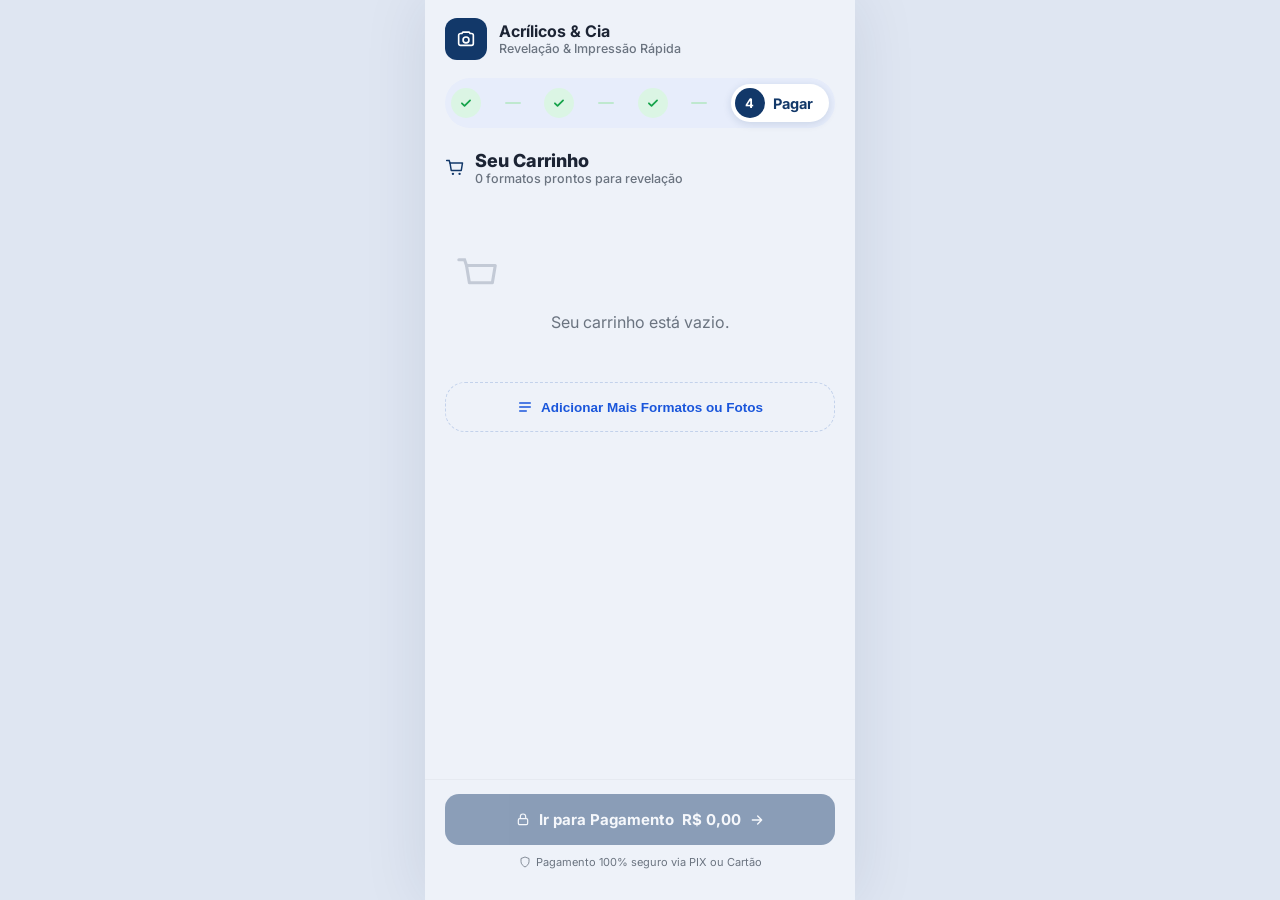
<file: 5-pagamento.html>
<!DOCTYPE html>
<html lang="pt-BR">
<head>
<meta charset="UTF-8">
<meta name="viewport" content="width=device-width, initial-scale=1.0">
<title>Pagamento — Acrílicos & Cia</title>
<link rel="stylesheet" href="style.css">
<style>
  .tabs { display: flex; gap: 8px; margin-bottom: 18px; }
  .tab {
    flex: 1; display: flex; align-items: center; justify-content: center; gap: 6px;
    padding: 12px 8px; border-radius: 999px; border: none; cursor: pointer;
    font-weight: 700; font-size: 13px; background: #e6ebf3; color: var(--muted);
  }
  .tab svg { width: 15px; height: 15px; }
  .tab.active { background: var(--navy); color: #fff; }

  .pay-card { background: var(--card); border-radius: var(--radius-lg); box-shadow: var(--shadow); padding: 20px; }
  .expire-row { display: flex; align-items: center; justify-content: space-between; margin-bottom: 16px; }
  .expire-row__label { font-size: 13px; color: var(--muted); }
  .expire-row__value { font-size: 19px; font-weight: 800; color: #e0342f; font-variant-numeric: tabular-nums; }

  .qr-wrap {
    background: #f4f7fb; border-radius: var(--radius-md); padding: 16px;
    display: flex; align-items: center; justify-content: center; margin-bottom: 12px;
  }
  .qr-wrap img { width: 190px; height: 190px; display: block; }

  .qr-hint { text-align: center; font-size: 12.5px; color: var(--muted); margin: 0 0 18px; }

  .pix-code-row {
    display: flex; align-items: center; gap: 10px; background: #f4f7fb; border: 1px solid var(--border);
    border-radius: var(--radius-sm); padding: 10px 12px; margin-bottom: 16px;
  }
  .pix-code-text {
    flex: 1; font-size: 11px; color: var(--muted); word-break: break-all; line-height: 1.4;
    font-family: 'SFMono-Regular', Consolas, monospace;
  }
  .pix-copy-icon {
    border: none; background: #fff; border-radius: 8px; width: 32px; height: 32px; flex-shrink: 0;
    display: flex; align-items: center; justify-content: center; color: var(--navy); cursor: pointer;
    box-shadow: 0 2px 6px rgba(0,0,0,0.08);
  }
  .pix-copy-icon svg { width: 15px; height: 15px; }

  .copy-btn {
    width: 100%; padding: 15px; display: flex; align-items: center; justify-content: center; gap: 8px;
  }
  .copy-btn.copied { background: var(--green); }

  .card-form { display: none; flex-direction: column; gap: 12px; }
  .card-form.active { display: flex; }
  .card-form input {
    width: 100%; border: 1px solid var(--border); background: #f7f9fc; border-radius: var(--radius-sm);
    padding: 12px; font-size: 14px; font-family: inherit;
  }
  .card-form .row { display: flex; gap: 10px; }
  .card-form .row input { flex: 1; }

  .help-title { font-size: 13px; font-weight: 700; text-align: center; margin: 26px 0 12px; color: var(--text); }
  .help-row { display: flex; gap: 10px; }
  .help-btn {
    flex: 1; display: flex; align-items: center; justify-content: center; gap: 7px;
    background: var(--card); box-shadow: var(--shadow); border-radius: var(--radius-md);
    padding: 12px; font-size: 12.5px; font-weight: 700; color: var(--text); text-decoration: none;
  }
  .help-btn svg { width: 15px; height: 15px; color: var(--navy); }

  .pix-tab-content, .card-tab-content { display: none; }
  .pix-tab-content.active, .card-tab-content.active { display: block; }
</style>
</head>
<body>
<div class="screen">
  <header class="topbar">
    <div class="topbar__icon">
      <svg viewBox="0 0 24 24" fill="none"><path d="M4 8a2 2 0 012-2h1.5l1-1.5h7l1 1.5H18a2 2 0 012 2v9a2 2 0 01-2 2H6a2 2 0 01-2-2V8z" stroke="#fff" stroke-width="1.8" stroke-linejoin="round"/><circle cx="12" cy="13" r="3.2" stroke="#fff" stroke-width="1.8"/></svg>
    </div>
    <div>
      <div class="topbar__title">Acrílicos &amp; Cia</div>
      <div class="topbar__subtitle">Revelação &amp; Impressão Rápida</div>
    </div>
  </header>

  <nav class="stepper" aria-label="Progresso do pedido">
    <div class="step-dot done"><svg viewBox="0 0 24 24" fill="none"><path d="M5 12.5L9.5 17L19 7.5" stroke="currentColor" stroke-width="3" stroke-linecap="round" stroke-linejoin="round"/></svg></div>
    <div class="step-dash done"></div>
    <div class="step-dot done"><svg viewBox="0 0 24 24" fill="none"><path d="M5 12.5L9.5 17L19 7.5" stroke="currentColor" stroke-width="3" stroke-linecap="round" stroke-linejoin="round"/></svg></div>
    <div class="step-dash done"></div>
    <div class="step-dot done"><svg viewBox="0 0 24 24" fill="none"><path d="M5 12.5L9.5 17L19 7.5" stroke="currentColor" stroke-width="3" stroke-linecap="round" stroke-linejoin="round"/></svg></div>
    <div class="step-dash done"></div>
    <div class="step-pill"><span class="step-dot">4</span>Pagar</div>
  </nav>

  <main class="content">
    <div class="tabs">
      <button class="tab active" id="tabPix" type="button">
        <svg viewBox="0 0 24 24" fill="none"><path d="M12 3l3.5 3.5L12 10 8.5 6.5 12 3zM12 14l3.5 3.5L12 21l-3.5-3.5L12 14zM3 12l3.5-3.5L10 12l-3.5 3.5L3 12zM14 12l3.5-3.5L21 12l-3.5 3.5L14 12z" stroke="currentColor" stroke-width="1.6" stroke-linejoin="round"/></svg>
        Pix Instantâneo
      </button>
      <button class="tab" id="tabCard" type="button">
        <svg viewBox="0 0 24 24" fill="none"><rect x="3" y="6" width="18" height="13" rx="2" stroke="currentColor" stroke-width="1.6"/><path d="M3 10h18" stroke="currentColor" stroke-width="1.6"/></svg>
        Cartão de Crédito
      </button>
    </div>

    <div class="pay-card">
      <div class="pix-tab-content active" id="pixContent">
        <div class="expire-row">
          <span class="expire-row__label">Expira em:</span>
          <span class="expire-row__value" id="expireValue">15:00</span>
        </div>

        <div class="qr-wrap">
          <img id="qrImg" alt="QR Code Pix">
        </div>
        <p class="qr-hint">Abra o app do banco &gt; Ler QR Code</p>

        <div class="pix-code-row">
          <div class="pix-code-text" id="pixCodeText"></div>
          <button class="pix-copy-icon" id="pixCopyIcon" type="button">
            <svg viewBox="0 0 24 24" fill="none"><rect x="8" y="8" width="12" height="12" rx="2" stroke="currentColor" stroke-width="1.8"/><path d="M16 8V6a2 2 0 00-2-2H6a2 2 0 00-2 2v8a2 2 0 002 2h2" stroke="currentColor" stroke-width="1.8"/></svg>
          </button>
        </div>

        <button class="btn btn-primary copy-btn" id="copyPixBtn" type="button">
          <svg viewBox="0 0 24 24" fill="none" width="16" height="16"><rect x="8" y="8" width="12" height="12" rx="2" stroke="#fff" stroke-width="1.8"/><path d="M16 8V6a2 2 0 00-2-2H6a2 2 0 00-2 2v8a2 2 0 002 2h2" stroke="#fff" stroke-width="1.8"/></svg>
          <span id="copyPixLabel">Copiar Código Pix</span>
        </button>
      </div>

      <div class="card-tab-content" id="cardContent">
        <form class="card-form active" id="cardForm">
          <input type="text" placeholder="Número do cartão" maxlength="19" inputmode="numeric">
          <input type="text" placeholder="Nome impresso no cartão">
          <div class="row">
            <input type="text" placeholder="MM/AA" maxlength="5">
            <input type="text" placeholder="CVV" maxlength="4" inputmode="numeric">
          </div>
          <button class="btn btn-primary" type="submit" style="margin-top:6px;">
            Pagar <span id="cardTotal">R$ 0,00</span>
          </button>
        </form>
      </div>
    </div>

    <p class="help-title">Precisa de Ajuda?</p>
    <div class="help-row">
      <a class="help-btn" href="tel:+5563999121882">
        <svg viewBox="0 0 24 24" fill="none"><path d="M6 3h3l1.5 4-2 1.5a12 12 0 006 6l1.5-2 4 1.5v3a2 2 0 01-2 2C10.5 20 4 13.5 4 5a2 2 0 012-2z" stroke="currentColor" stroke-width="1.6" stroke-linejoin="round"/></svg>
        (63) 99912-1882
      </a>
      <a class="help-btn" href="mailto:email@gmail.com">
        <svg viewBox="0 0 24 24" fill="none"><rect x="3" y="5" width="18" height="14" rx="2" stroke="currentColor" stroke-width="1.6"/><path d="M4 6.5l8 6 8-6" stroke="currentColor" stroke-width="1.6" stroke-linecap="round" stroke-linejoin="round"/></svg>
        E-mail
      </a>
    </div>
  </main>

  <p class="footer-store">
    QR FOTO STUDIO • CNPJ 24.138.227/0001-66<br>
    Terminal Kiosk ID: AJU-SHOPPING-04 • v2.4.8
  </p>
</div>

<script src="app.js"></script>
<script>
  const cart = AC.getCart();
  if (cart.length === 0) AC.goto('4-carrinho.html');
  const total = AC.cartTotal(cart);
  document.getElementById('cardTotal').textContent = AC.fmt(total);

  // Monta um payload Pix "copia e cola" fictício com base no pedido
  function buildPixCode() {
    const amount = total.toFixed(2);
    const orderId = AC.uid().toUpperCase();
    return `00020126580014br.gov.bcb.pix0136qrfoto-studio-${orderId}5204000053039865406${amount}5802BR5925QR FOTO STUDIO ATELIER6009ARACAJU62070503***63045E8A2`;
  }
  const pixCode = buildPixCode();
  document.getElementById('pixCodeText').textContent = pixCode;
  document.getElementById('qrImg').src = 'https://api.qrserver.com/v1/create-qr-code/?size=220x220&data=' + encodeURIComponent(pixCode);

  function copyPix() {
    navigator.clipboard.writeText(pixCode).then(() => {
      const label = document.getElementById('copyPixLabel');
      const btn = document.getElementById('copyPixBtn');
      label.textContent = 'Código Copiado!';
      btn.classList.add('copied');
      setTimeout(() => { label.textContent = 'Copiar Código Pix'; btn.classList.remove('copied'); }, 2200);
    });
  }
  document.getElementById('copyPixBtn').addEventListener('click', copyPix);
  document.getElementById('pixCopyIcon').addEventListener('click', copyPix);

  // Countdown de expiração
  let secondsLeft = 15 * 60;
  function tick() {
    const m = Math.floor(secondsLeft / 60).toString().padStart(2, '0');
    const s = (secondsLeft % 60).toString().padStart(2, '0');
    document.getElementById('expireValue').textContent = `${m}:${s}`;
    if (secondsLeft <= 0) { clearInterval(timerRef); document.getElementById('expireValue').textContent = 'Expirado'; }
    secondsLeft--;
  }
  tick();
  const timerRef = setInterval(tick, 1000);

  // Alternância de abas
  const tabPix = document.getElementById('tabPix');
  const tabCard = document.getElementById('tabCard');
  tabPix.addEventListener('click', () => {
    tabPix.classList.add('active'); tabCard.classList.remove('active');
    document.getElementById('pixContent').classList.add('active');
    document.getElementById('cardContent').classList.remove('active');
  });
  tabCard.addEventListener('click', () => {
    tabCard.classList.add('active'); tabPix.classList.remove('active');
    document.getElementById('cardContent').classList.add('active');
    document.getElementById('pixContent').classList.remove('active');
  });

  document.getElementById('cardForm').addEventListener('submit', (e) => {
    e.preventDefault();
    alert('Pagamento simulado com sucesso! Obrigado pela compra.');
  });
</script>
</body>
</html>
</file>
<file: style.css>
@import url('https://fonts.googleapis.com/css2?family=Inter:wght@400;500;600;700;800&display=swap');

:root {
  --bg: #eef2f9;
  --shell-bg: #dfe6f2;
  --card: #ffffff;
  --navy: #123869;
  --navy-strong: #0d2c53;
  --blue: #1a56db;
  --blue-soft: #e7edfc;
  --green: #16a34a;
  --green-soft: #dbf5e4;
  --text: #1c2434;
  --muted: #6b7480;
  --border: #e6eaf1;
  --danger: #94a3b8;
  --radius-lg: 20px;
  --radius-md: 14px;
  --radius-sm: 10px;
  --shadow: 0 6px 20px rgba(18, 56, 105, 0.08);
}

* { box-sizing: border-box; }

html, body {
  margin: 0;
  padding: 0;
  background: var(--shell-bg);
  font-family: 'Inter', system-ui, -apple-system, sans-serif;
  color: var(--text);
}

.screen {
  max-width: 430px;
  margin: 0 auto;
  min-height: 100vh;
  background: var(--bg);
  display: flex;
  flex-direction: column;
  position: relative;
}

@media (min-width: 431px) {
  .screen {
    min-height: 100vh;
    box-shadow: 0 0 60px rgba(13, 44, 83, 0.1);
  }
}

/* ---------- Header ---------- */
.topbar {
  display: flex;
  align-items: center;
  gap: 12px;
  padding: 18px 20px 14px;
  background: var(--bg);
}

.topbar__icon {
  width: 42px;
  height: 42px;
  border-radius: 12px;
  background: var(--navy);
  display: flex;
  align-items: center;
  justify-content: center;
  flex-shrink: 0;
}

.topbar__icon svg { width: 22px; height: 22px; }

.topbar__title { font-size: 16px; font-weight: 700; line-height: 1.2; }
.topbar__subtitle { font-size: 12.5px; color: var(--muted); font-weight: 500; }

/* ---------- Stepper ---------- */
.stepper {
  display: flex;
  align-items: center;
  margin: 4px 20px 18px;
  padding: 6px;
  gap: 6px;
  background: #e7edfb;
  border-radius: 999px;
  justify-content: space-between;
}

.step-dot {
  width: 30px;
  height: 30px;
  border-radius: 50%;
  display: flex;
  align-items: center;
  justify-content: center;
  font-size: 13px;
  font-weight: 700;
  flex-shrink: 0;
  background: #c3d1ee;
  color: #4c6797;
}

.step-dot.far { background: #d3e0f5; color: #6f89b6; }
.step-dot.farther { background: #e1eaf8; color: #93a8c9; }

.step-dot.done { background: var(--green-soft); color: var(--green); }
.step-dot.done svg { width: 14px; height: 14px; }

.step-dash {
  width: 16px;
  height: 2px;
  border-radius: 2px;
  background: #c3d1ee;
  flex-shrink: 0;
}
.step-dash.done { background: #bfe8cf; }

.step-pill {
  display: flex;
  align-items: center;
  gap: 8px;
  background: #ffffff;
  color: var(--navy);
  padding: 4px 16px 4px 4px;
  border-radius: 999px;
  font-size: 14.5px;
  font-weight: 700;
  flex-shrink: 0;
  box-shadow: 0 2px 8px rgba(18, 56, 105, 0.14);
}
.step-pill .step-dot { background: var(--navy); color: #fff; }

/* ---------- Generic ---------- */
.content { padding: 4px 20px 24px; flex: 1; }

.section-title { font-size: 22px; font-weight: 800; margin: 6px 0 4px; }
.section-sub { font-size: 13.5px; color: var(--muted); margin: 0 0 18px; line-height: 1.4; }

.card {
  background: var(--card);
  border-radius: var(--radius-lg);
  box-shadow: var(--shadow);
  padding: 16px;
}

.btn {
  border: none;
  border-radius: var(--radius-md);
  font-family: inherit;
  font-weight: 700;
  font-size: 15px;
  cursor: pointer;
  transition: transform .12s ease, opacity .12s ease;
}
.btn:active { transform: scale(0.98); }

.btn-primary {
  background: var(--navy);
  color: #fff;
  width: 100%;
  padding: 16px;
  display: flex;
  align-items: center;
  justify-content: center;
  gap: 8px;
}
.btn-primary:disabled { opacity: .45; cursor: not-allowed; }

.btn-link {
  background: none;
  color: var(--blue);
  font-size: 13.5px;
  width: 100%;
  padding: 10px;
  display: flex;
  align-items: center;
  justify-content: center;
  gap: 6px;
}

.icon-btn {
  width: 32px;
  height: 32px;
  border-radius: 9px;
  border: none;
  background: #f1f4f9;
  color: var(--muted);
  display: flex;
  align-items: center;
  justify-content: center;
  cursor: pointer;
}
.icon-btn svg { width: 16px; height: 16px; }

.bottom-bar {
  position: sticky;
  bottom: 0;
  background: var(--bg);
  padding: 14px 20px 20px;
  border-top: 1px solid var(--border);
}

.footer-note {
  text-align: center;
  font-size: 11px;
  color: var(--muted);
  margin-top: 10px;
  display: flex;
  align-items: center;
  justify-content: center;
  gap: 5px;
}

.footer-store {
  text-align: center;
  font-size: 11px;
  color: #9aa4b2;
  padding: 16px 20px 22px;
  line-height: 1.6;
}

svg { display: block; }
</file>
